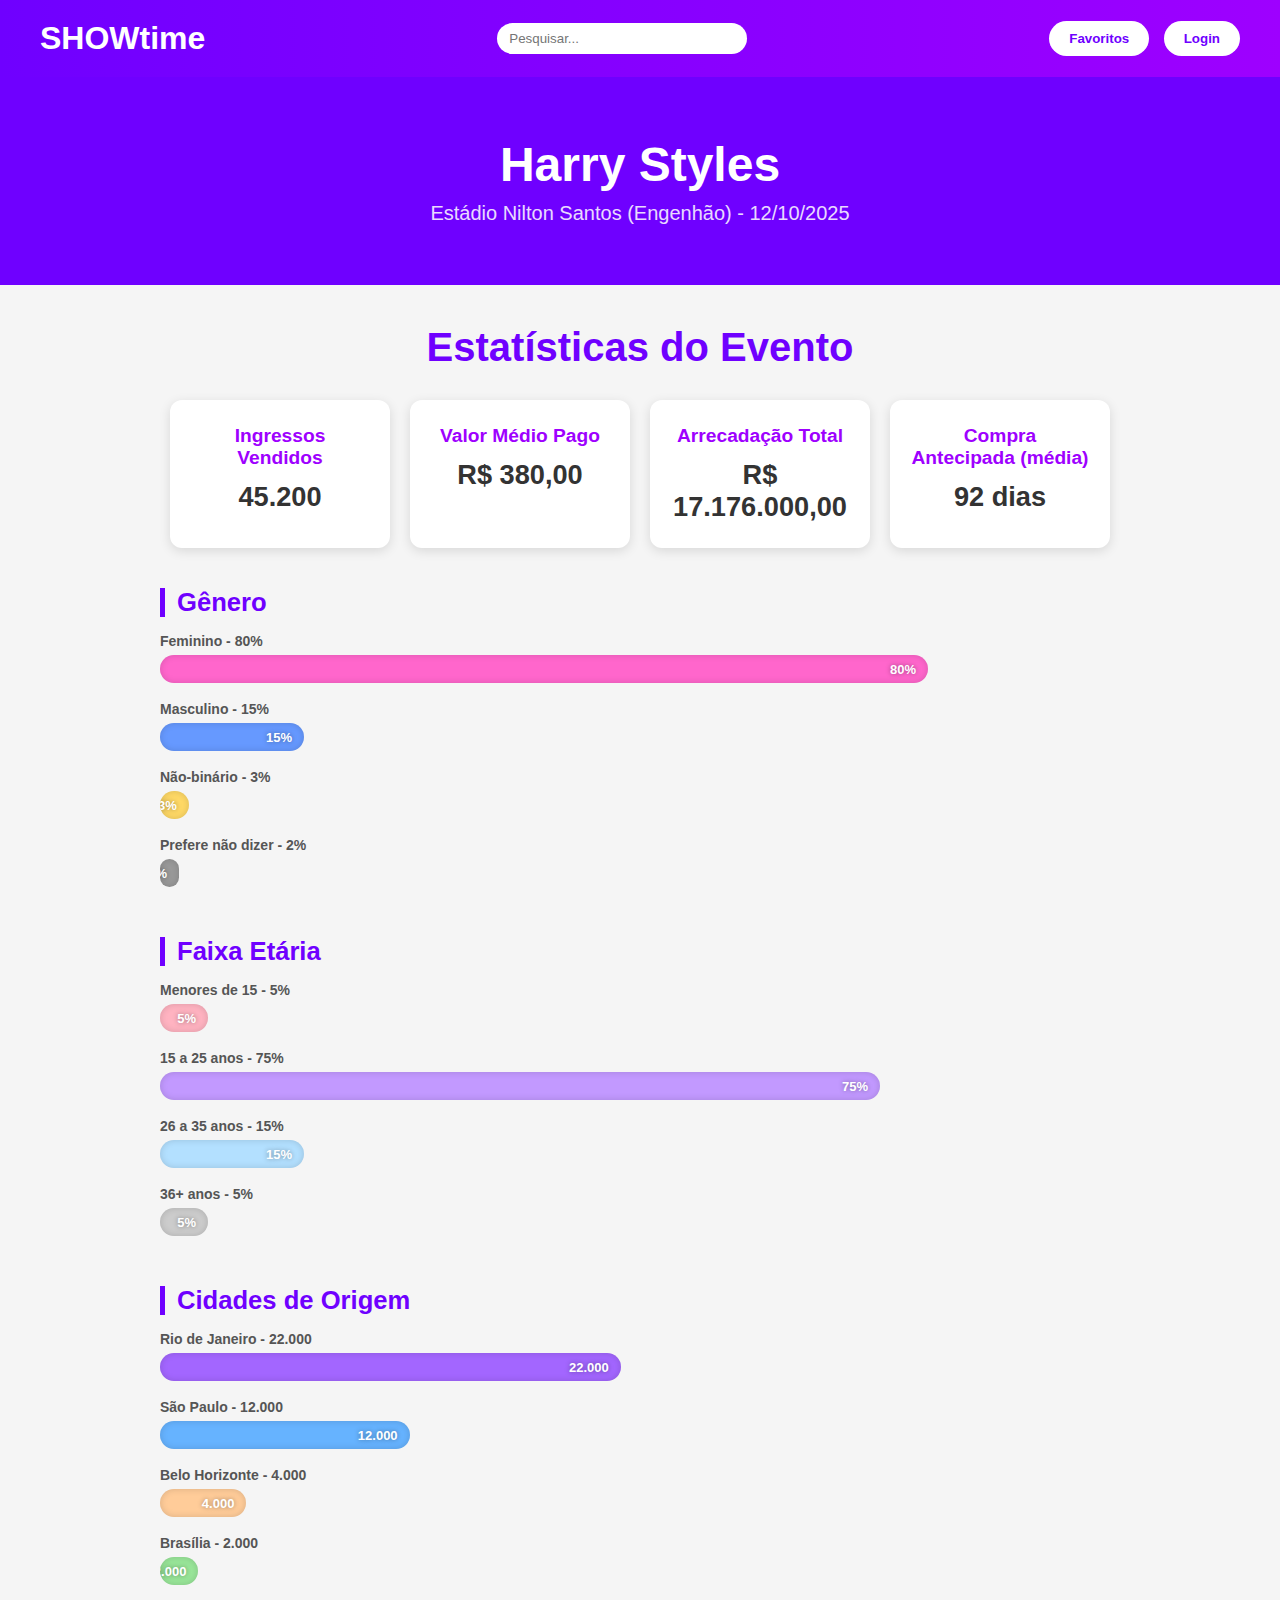
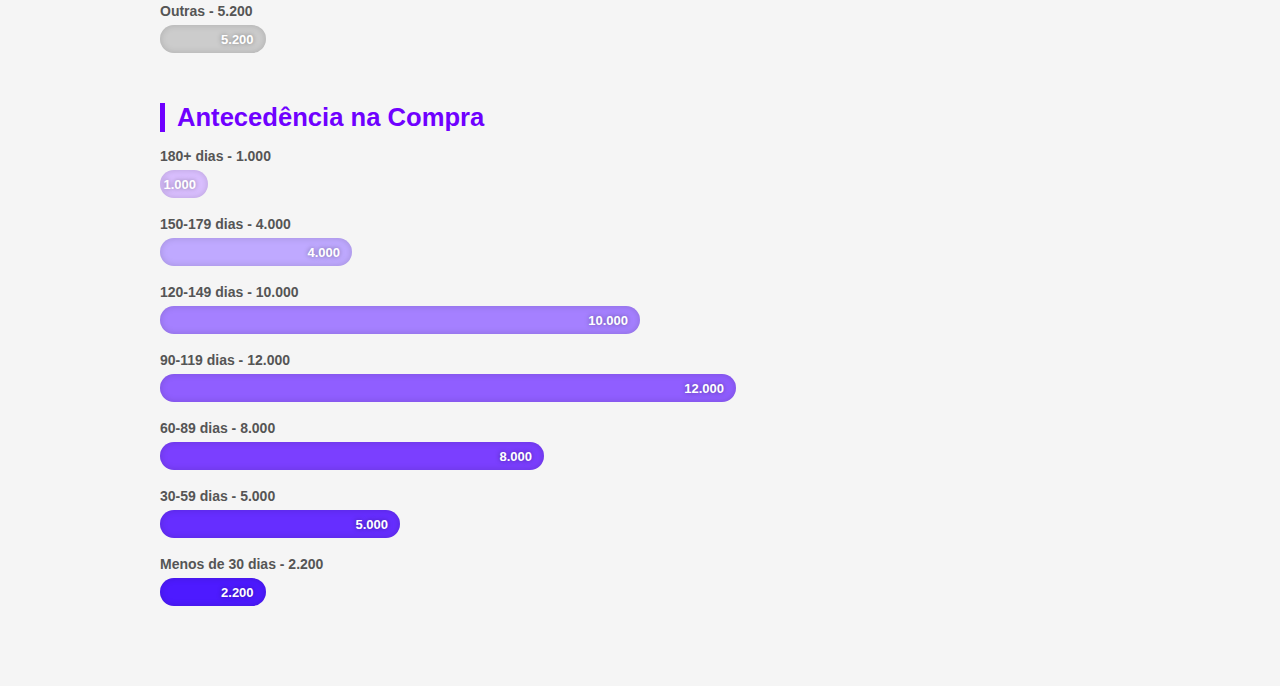
<file: html/harry_styles.html>
<!DOCTYPE html>
<html lang="pt-br">
<head>
  <meta charset="UTF-8" />
  <meta name="viewport" content="width=device-width, initial-scale=1.0"/>
  <title>Harry Styles - Estatísticas</title>
  <link rel="stylesheet" href="../css/harry_styles.css" />
</head>
<body>
  <header>
    <div class="container">
      <h1>SHOWtime</h1>
      <input type="text" placeholder="Pesquisar...">
      <div class="buttons">
        <button>Favoritos</button>
        <button>Login</button>
      </div>
    </div>
  </header>

  <section class="banner">
    <div class="banner-content">
      <h2>Harry Styles</h2>
      <p>Estádio Nilton Santos (Engenhão) - 12/10/2025</p>
    </div>
  </section>

  <main class="stats-section">
    <h2>Estatísticas do Evento</h2>

    <div class="cards">
      <div class="card">
        <h3>Ingressos Vendidos</h3>
        <p>45.200</p>
      </div>
      <div class="card">
        <h3>Valor Médio Pago</h3>
        <p>R$ 380,00</p>
      </div>
      <div class="card">
        <h3>Arrecadação Total</h3>
        <p>R$ 17.176.000,00</p>
      </div>
      <div class="card">
        <h3>Compra Antecipada (média)</h3>
        <p>92 dias</p>
      </div>
    </div>

    <!-- GÊNERO -->
    <div class="chart-section">
      <h3>Gênero</h3>
      <div class="bar"><span>Feminino - 80%</span>
        <div class="bar-fill feminino" style="width: 80%;" data-label="80%"></div>
      </div>
      <div class="bar"><span>Masculino - 15%</span>
        <div class="bar-fill masculino" style="width: 15%;" data-label="15%"></div>
      </div>
      <div class="bar"><span>Não-binário - 3%</span>
        <div class="bar-fill nb" style="width: 3%;" data-label="3%"></div>
      </div>
      <div class="bar"><span>Prefere não dizer - 2%</span>
        <div class="bar-fill outro" style="width: 2%;" data-label="2%"></div>
      </div>
    </div>

    <!-- FAIXA ETÁRIA -->
    <div class="chart-section">
      <h3>Faixa Etária</h3>
      <div class="bar"><span>Menores de 15 - 5%</span>
        <div class="bar-fill idade1" style="width: 5%;" data-label="5%"></div>
      </div>
      <div class="bar"><span>15 a 25 anos - 75%</span>
        <div class="bar-fill idade2" style="width: 75%;" data-label="75%"></div>
      </div>
      <div class="bar"><span>26 a 35 anos - 15%</span>
        <div class="bar-fill idade3" style="width: 15%;" data-label="15%"></div>
      </div>
      <div class="bar"><span>36+ anos - 5%</span>
        <div class="bar-fill idade4" style="width: 5%;" data-label="5%"></div>
      </div>
    </div>

    <!-- CIDADES -->
    <div class="chart-section">
      <h3>Cidades de Origem</h3>
      <div class="bar"><span>Rio de Janeiro - 22.000</span>
        <div class="bar-fill cidade1" style="width: 48%;" data-label="22.000"></div>
      </div>
      <div class="bar"><span>São Paulo - 12.000</span>
        <div class="bar-fill cidade2" style="width: 26%;" data-label="12.000"></div>
      </div>
      <div class="bar"><span>Belo Horizonte - 4.000</span>
        <div class="bar-fill cidade3" style="width: 9%;" data-label="4.000"></div>
      </div>
      <div class="bar"><span>Brasília - 2.000</span>
        <div class="bar-fill cidade4" style="width: 4%;" data-label="2.000"></div>
      </div>
      <div class="bar"><span>Outras - 5.200</span>
        <div class="bar-fill cidade5" style="width: 11%;" data-label="5.200"></div>
      </div>
    </div>

    <!-- ANTECEDÊNCIA -->
    <div class="chart-section">
      <h3>Antecedência na Compra</h3>
      <div class="bar"><span>180+ dias - 1.000</span>
        <div class="bar-fill dias1" style="width: 5%;" data-label="1.000"></div>
      </div>
      <div class="bar"><span>150-179 dias - 4.000</span>
        <div class="bar-fill dias2" style="width: 20%;" data-label="4.000"></div>
      </div>
      <div class="bar"><span>120-149 dias - 10.000</span>
        <div class="bar-fill dias3" style="width: 50%;" data-label="10.000"></div>
      </div>
      <div class="bar"><span>90-119 dias - 12.000</span>
        <div class="bar-fill dias4" style="width: 60%;" data-label="12.000"></div>
      </div>
      <div class="bar"><span>60-89 dias - 8.000</span>
        <div class="bar-fill dias5" style="width: 40%;" data-label="8.000"></div>
      </div>
      <div class="bar"><span>30-59 dias - 5.000</span>
        <div class="bar-fill dias6" style="width: 25%;" data-label="5.000"></div>
      </div>
      <div class="bar"><span>Menos de 30 dias - 2.200</span>
        <div class="bar-fill dias7" style="width: 11%;" data-label="2.200"></div>
      </div>
    </div>
  </main>
</body>
</html>
</file>
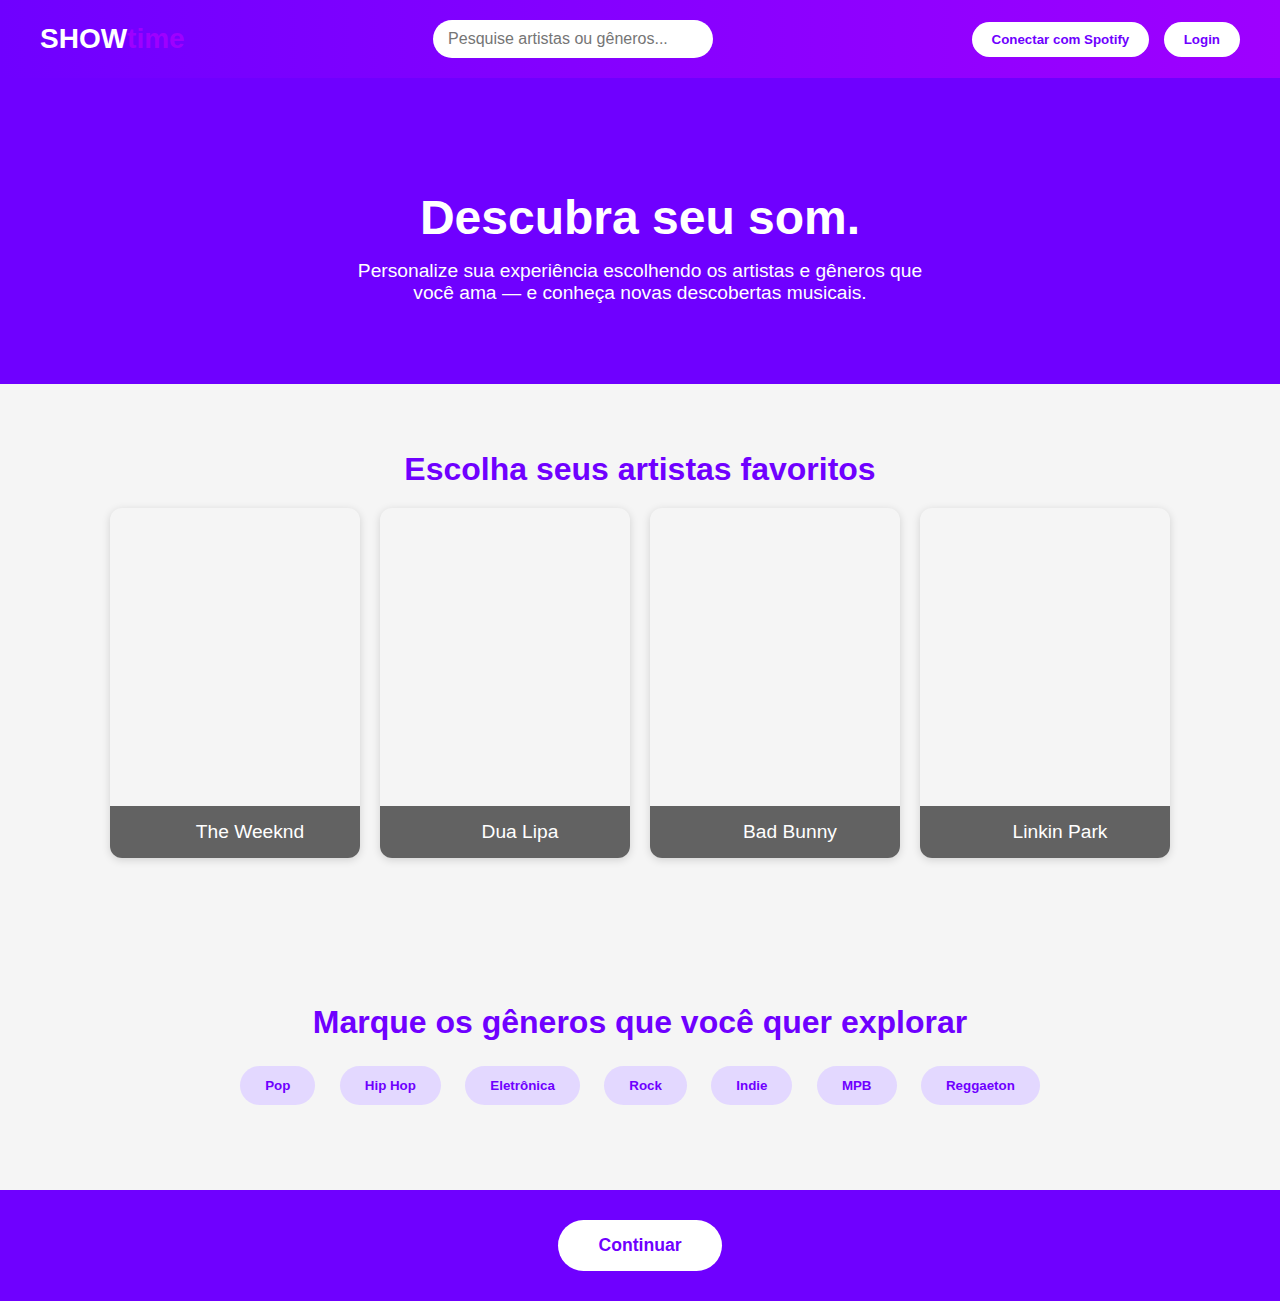
<file: html/perfil.html>
<!DOCTYPE html>
<html lang="pt-BR">
<head>
  <meta charset="UTF-8">
  <meta name="viewport" content="width=device-width, initial-scale=1.0">
  <title>SHOWtime - Seu Estilo Musical</title>
  <link rel="stylesheet" href="../css/perfil.css">
</head>
<body>
  <header>
    <div class="logo">SHOW<span>time</span></div>
    <input type="text" placeholder="Pesquise artistas ou gêneros...">
    <div class="actions">
      <button class="spotify-btn">Conectar com Spotify</button>
      <button class="login">Login</button>
    </div>
  </header>

  <section class="hero">
    <h1>Descubra seu som.</h1>
    <p>Personalize sua experiência escolhendo os artistas e gêneros que você ama — e conheça novas descobertas musicais.</p>
  </section>

  <section class="artistas">
    <h2>Escolha seus artistas favoritos</h2>
    <div class="grid">
      <div class="card" style="background-image: url('https://i.imgur.com/bzA2hzY.jpg')">
        <div class="overlay">The Weeknd</div>
      </div>
      <div class="card" style="background-image: url('https://i.imgur.com/YghK8W7.jpg')">
        <div class="overlay">Dua Lipa</div>
      </div>
      <div class="card" style="background-image: url('https://imgur.com/gallery/dashing-gentleman-J5b0z6P#/t/bunny')">
        <div class="overlay">Bad Bunny</div>
      </div>
      <div class="card" style="background-image: url('https://i.imgur.com/SzqS0PQ.jpg')">
        <div class="overlay">Linkin Park</div>
      </div>
    </div>
  </section>

  <section class="generos">
    <h2>Marque os gêneros que você quer explorar</h2>
    <div class="tags">
      <button>Pop</button>
      <button>Hip Hop</button>
      <button>Eletrônica</button>
      <button>Rock</button>
      <button>Indie</button>
      <button>MPB</button>
      <button>Reggaeton</button>
    </div>
  </section>

  <footer>
    <button class="continuar">Continuar</button>
  </footer>
</body>
</html>
</file>
<file: css/harry_styles.css>
/* Reset básico */
* {
  margin: 0;
  padding: 0;
  box-sizing: border-box;
}

body {
  font-family: 'Arial', sans-serif;
  background-color: #f5f5f5;
  color: #333;
}

header {
  background: linear-gradient(to right, #6f00ff, #9e00ff);
  color: white;
  padding: 20px;
}

.container {
  max-width: 1200px;
  margin: 0 auto;
  display: flex;
  justify-content: space-between;
  align-items: center;
}

header input {
  padding: 8px 12px;
  border-radius: 20px;
  border: none;
  width: 250px;
}

.buttons button {
  margin-left: 10px;
  padding: 10px 20px;
  border: none;
  border-radius: 20px;
  background-color: white;
  color: #6f00ff;
  font-weight: bold;
  cursor: pointer;
  transition: background-color 0.3s ease;
}

.buttons button:hover {
  background-color: #d1b3ff;
}

.banner {
  background: #6f00ff;
  color: white;
  text-align: center;
  padding: 60px 20px;
}

.banner h2 {
  font-size: 3rem;
  margin-bottom: 10px;
  font-weight: 700;
}

.banner p {
  font-size: 1.25rem;
  font-weight: 500;
  opacity: 0.85;
}

.stats-section {
  max-width: 1000px;
  margin: 40px auto 80px auto;
  padding: 0 20px;
}

.stats-section h2 {
  margin-bottom: 30px;
  text-align: center;
  color: #6f00ff;
  font-weight: 700;
  font-size: 2.5rem;
}

.cards {
  display: flex;
  flex-wrap: wrap;
  gap: 20px;
  margin-bottom: 40px;
  justify-content: center;
}

.card {
  background-color: white;
  padding: 25px 20px;
  border-radius: 12px;
  box-shadow: 0 3px 12px rgba(0,0,0,0.12);
  text-align: center;
  width: 220px;
  transition: transform 0.3s ease;
}

.card:hover {
  transform: translateY(-5px);
  box-shadow: 0 8px 20px rgba(111,0,255,0.3);
}

.card h3 {
  color: #9e00ff;
  margin-bottom: 12px;
  font-weight: 700;
  font-size: 1.2rem;
}

.card p {
  font-size: 1.7rem;
  font-weight: 700;
  color: #333;
}

/* GRÁFICOS */

.chart-section {
  margin-bottom: 50px;
}

.chart-section h3 {
  margin-bottom: 16px;
  color: #6f00ff;
  font-size: 1.6rem;
  border-left: 5px solid #6f00ff;
  padding-left: 12px;
  font-weight: 700;
}

.bar {
  margin-bottom: 18px;
}

.bar span {
  display: block;
  margin-bottom: 6px;
  font-size: 14px;
  font-weight: 600;
  color: #555;
}

.bar-fill {
  position: relative;
  height: 28px;
  border-radius: 14px;
  background: #d4b5ff;
  overflow: hidden;
  box-shadow: inset 0 0 7px rgba(0,0,0,0.15);
  transition: width 1s ease;
}

/* Mostrar texto dentro da barra */
.bar-fill::after {
  content: attr(data-label);
  position: absolute;
  right: 12px;
  top: 50%;
  transform: translateY(-50%);
  font-size: 13px;
  color: white;
  font-weight: 700;
  text-shadow: 0 0 5px rgba(0,0,0,0.4);
  user-select: none;
}

/* Cores personalizadas para gênero */
.feminino { background: #ff66cc; }
.masculino { background: #6699ff; }
.nb { background: #ffd966; color: #000; }
.outro { background: #999; }

/* Cores faixa etária */
.idade1 { background: #ffb3c1; }
.idade2 { background: #c299ff; }
.idade3 { background: #b3e0ff; }
.idade4 { background: #ccc; }

/* Cores cidades */
.cidade1 { background: #a366ff; }
.cidade2 { background: #66b3ff; }
.cidade3 { background: #ffcc99; }
.cidade4 { background: #99e699; }
.cidade5 { background: #ccc; }

/* Cores antecedência compra */
.dias1 { background: #dabfff; }
.dias2 { background: #bfa9ff; }
.dias3 { background: #a580ff; }
.dias4 { background: #905eff; }
.dias5 { background: #7b3fff; }
.dias6 { background: #662eff; }
.dias7 { background: #4d1aff; }

/* Responsividade simples */
@media (max-width: 720px) {
  .cards {
    flex-direction: column;
    align-items: center;
  }
  .card {
    width: 90%;
  }
}
</file>
<file: css/perfil.css>
/* Reset básico e corpo */
body {
  margin: 0;
  font-family: 'Arial', sans-serif;
  background: #f5f5f5;
  color: #333;
}

/* Header */
header {
  background: linear-gradient(90deg, #6f00ff, #9e00ff);
  padding: 20px 40px;
  color: white;
  display: flex;
  justify-content: space-between;
  align-items: center;
  flex-wrap: wrap;
  gap: 15px;
}

.logo {
  font-size: 28px;
  font-weight: bold;
}

.logo span {
  color: #9e00ff;
}

header input {
  padding: 10px 15px;
  border-radius: 20px;
  border: none;
  width: 250px;
  max-width: 100%;
  font-size: 16px;
}

.actions button {
  margin-left: 10px;
  padding: 10px 20px;
  border-radius: 20px;
  border: none;
  background-color: white;
  color: #6f00ff;
  font-weight: bold;
  cursor: pointer;
  transition: background-color 0.3s ease;
}

.actions button:hover {
  background-color: #dcd3ff;
}

/* Hero */
.hero {
  padding: 80px 20px;
  text-align: center;
  background: #6f00ff;
  color: white;
}

.hero h1 {
  font-size: 3em;
  margin-bottom: 15px;
}

.hero p {
  font-size: 1.2em;
  max-width: 600px;
  margin: 0 auto;
}

/* Seção Artistas */
.artistas {
  padding: 40px 20px;
  max-width: 1200px;
  margin: auto;
}

.artistas h2 {
  margin-bottom: 20px;
  font-size: 2em;
  text-align: center;
  color: #6f00ff;
}

.grid {
  display: flex;
  gap: 20px;
  flex-wrap: wrap;
  justify-content: center;
}

.card {
  position: relative;
  width: 250px;
  height: 350px;
  background-size: cover;
  background-position: center;
  border-radius: 12px;
  cursor: pointer;
  overflow: hidden;
  box-shadow: 0 2px 8px rgba(0,0,0,0.15);
  transition: transform 0.3s ease;
}

.card:hover {
  transform: scale(1.05);
}

.overlay {
  position: absolute;
  bottom: 0;
  width: 100%;
  padding: 15px;
  background: rgba(0,0,0,0.6);
  color: white;
  font-size: 1.2em;
  text-align: center;
}

/* Seção Gêneros */
.generos {
  padding: 40px 20px;
  max-width: 1200px;
  margin: 40px auto;
  text-align: center;
}

.generos h2 {
  font-size: 2em;
  margin-bottom: 20px;
  color: #6f00ff;
}

.tags button {
  margin: 5px 10px;
  padding: 12px 25px;
  border: none;
  border-radius: 20px;
  background-color: #e3d8ff;
  color: #6f00ff;
  font-weight: bold;
  cursor: pointer;
  transition: background-color 0.3s ease;
}

.tags button:hover {
  background-color: #c5b1ff;
}

/* Footer */
footer {
  padding: 30px 20px;
  text-align: center;
  background: #6f00ff;
}

footer .continuar {
  background-color: white;
  color: #6f00ff;
  border: none;
  padding: 15px 40px;
  font-weight: bold;
  border-radius: 30px;
  cursor: pointer;
  font-size: 1.1em;
  transition: background-color 0.3s ease;
}

footer .continuar:hover {
  background-color: #dcd3ff;
}
</file>
